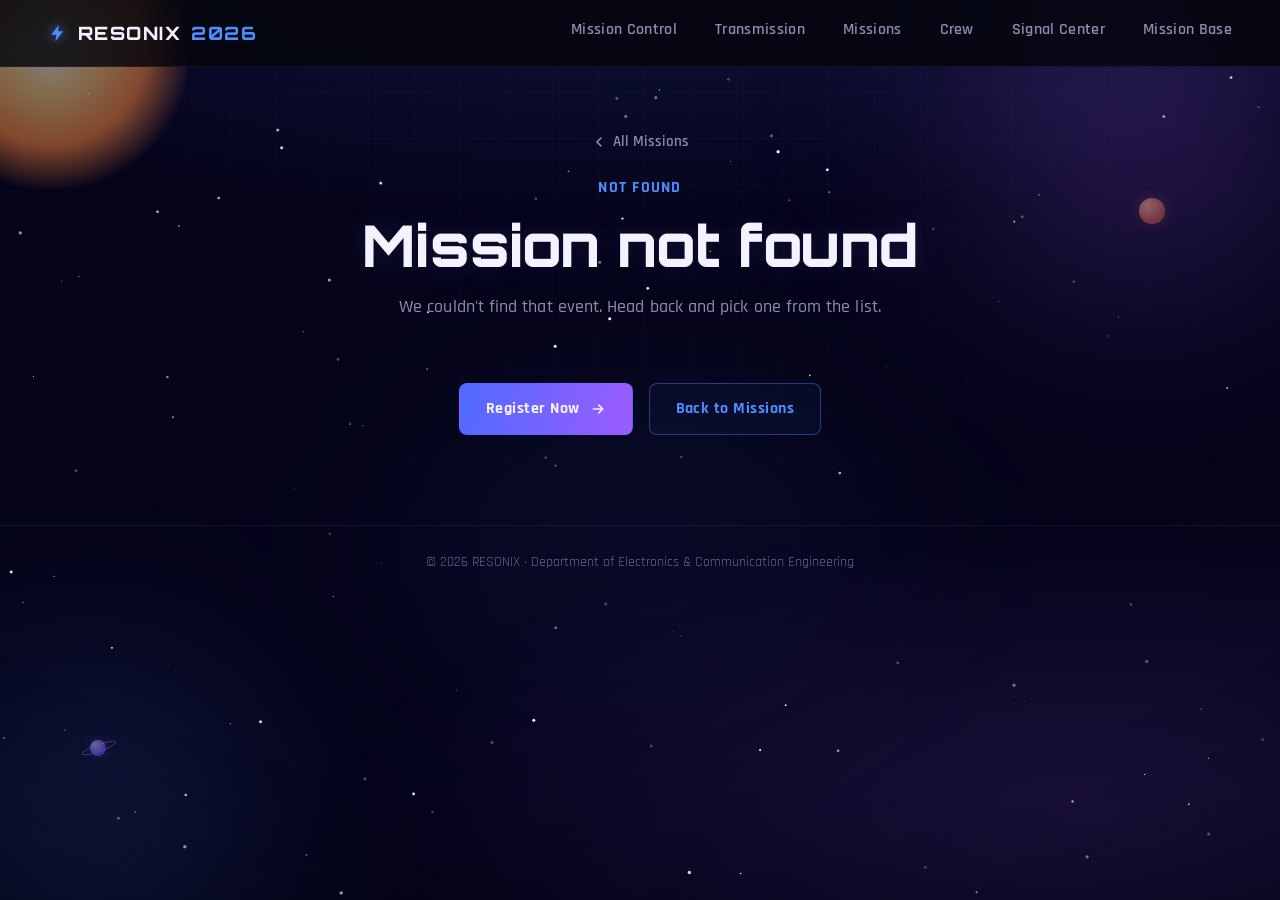
<file: brochure.html>
<!DOCTYPE html>
<html lang="en">
<head>
<meta charset="UTF-8">
<meta name="viewport" content="width=device-width, initial-scale=1.0, viewport-fit=cover">
<title>Event Brochure — RESONIX 2026</title>
<link rel="preconnect" href="https://fonts.googleapis.com">
<link rel="preconnect" href="https://fonts.gstatic.com" crossorigin>
<link href="https://fonts.googleapis.com/css2?family=Orbitron:wght@600;700;800;900&family=Rajdhani:wght@400;500;600;700&family=Share+Tech+Mono&display=swap" rel="stylesheet">
<style>
  :root{
    --bg: #05041a;
    --bg-soft: #0a0828;
    --surface: #0d0b2e;
    --surface-2: #131038;
    --border: rgba(160,140,255,0.18);
    --border-soft: rgba(160,140,255,0.09);
    --cyan: #4f8dff;
    --cyan-dim: #2f5fd9;
    --violet: #9b5bff;
    --blue: #4f6bff;
    --magenta: #ff8a3d;
    --white: #f4f2ff;
    --muted: #9089ad;
    --muted-2: #6a628f;
    --font-display: 'Orbitron', sans-serif;
    --font-body: 'Rajdhani', sans-serif;
    --font-mono: 'Share Tech Mono', monospace;
  }

  *{ box-sizing:border-box; margin:0; padding:0; }
  html{ scroll-behavior:smooth; }
  html, body{ max-width:100%; }

  body{
    background: var(--bg);
    color: var(--white);
    font-family: var(--font-body);
    font-size: 17px;
    line-height: 1.5;
    overflow-x:hidden;
    -webkit-tap-highlight-color: transparent;
  }

  a{ color:inherit; text-decoration:none; }
  button{ font-family:inherit; cursor:pointer; }
  img, svg{ max-width:100%; }
  ::selection{ background: var(--cyan); color:#04060b; }
  :focus-visible{ outline: 2px solid var(--cyan); outline-offset: 3px; }

  /* ---------- Cosmic background ---------- */
  .bg-grid{
    position:fixed; inset:0;
    background-image:
      linear-gradient(var(--border-soft) 1px, transparent 1px),
      linear-gradient(90deg, var(--border-soft) 1px, transparent 1px);
    background-size: 46px 46px;
    mask-image: radial-gradient(ellipse 90% 70% at 50% 0%, black 30%, transparent 100%);
    opacity:0.4;
    pointer-events:none;
    z-index:0;
  }

  #starfield{
    position:fixed; inset:0; z-index:0; pointer-events:none;
    width:100%; height:100%; display:block;
    background:
      radial-gradient(ellipse 120% 60% at 50% -10%, rgba(79,109,255,0.18), transparent 60%),
      radial-gradient(ellipse 90% 50% at 85% 90%, rgba(155,91,255,0.14), transparent 65%);
  }

  #vignette{
    position:fixed; inset:0; z-index:0; pointer-events:none;
    background: radial-gradient(ellipse 120% 90% at 50% 40%, transparent 55%, rgba(2,1,10,0.55) 100%);
  }

  .nebula{
    position:fixed; border-radius:50%; filter: blur(90px); pointer-events:none; z-index:0;
  }
  .nebula.n1{
    width:520px; height:520px; top:-140px; right:-120px;
    background: radial-gradient(circle, rgba(155,91,255,0.3), transparent 70%);
    animation: drift1 26s ease-in-out infinite;
  }
  .nebula.n2{
    width:460px; height:460px; bottom:-160px; left:-140px;
    background: radial-gradient(circle, rgba(79,141,255,0.24), transparent 70%);
    animation: drift2 32s ease-in-out infinite;
  }
  .nebula.n3{
    width:640px; height:420px; top:38%; left:50%; margin-left:-320px;
    border-radius:50%;
    background: radial-gradient(ellipse, rgba(79,141,255,0.09), transparent 72%);
    animation: drift3 40s ease-in-out infinite;
  }
  @keyframes drift1{ 0%,100%{ transform: translate(0,0); } 50%{ transform: translate(-30px, 40px); } }
  @keyframes drift2{ 0%,100%{ transform: translate(0,0); } 50%{ transform: translate(30px, -30px); } }
  @keyframes drift3{ 0%,100%{ transform: translate(0,0) scale(1); } 50%{ transform: translate(20px, -18px) scale(1.06); } }

  /* distant sun */
  #sunGlow{
    position:fixed; z-index:0; pointer-events:none;
    top:-90px; left:-90px; width:280px; height:280px; border-radius:50%;
    background: radial-gradient(circle, #fff6e0 0%, #ffd27a 22%, #ff8a3d 48%, transparent 72%);
    opacity:0.5; filter: blur(2px);
    animation: sunPulse 8s ease-in-out infinite;
  }
  @keyframes sunPulse{ 0%,100%{ opacity:0.45; } 50%{ opacity:0.62; } }

  /* small distant planets */
  .far-planet{
    position:fixed; z-index:0; pointer-events:none; border-radius:50%;
    opacity:0.55;
  }
  .far-planet.p1{
    width:26px; height:26px; top:22%; right:9%;
    background: radial-gradient(circle at 32% 28%, #ffb27a, #c9502f 70%);
    box-shadow: 0 0 14px rgba(255,138,61,0.35);
  }
  .far-planet.p2{
    width:16px; height:16px; bottom:16%; left:7%;
    background: radial-gradient(circle at 32% 28%, #cdb8ff, #6f3fff 70%);
    box-shadow: 0 0 12px rgba(155,91,255,0.4);
  }
  .far-planet.p2::after{
    content:''; position:absolute; left:-9px; top:50%; width:34px; height:6px;
    border:1px solid rgba(210,190,255,0.5); border-radius:50%;
    transform: translateY(-50%) rotate(-20deg);
  }

  /* shooting stars */
  .shooting-star{
    position:fixed; z-index:0; pointer-events:none;
    top:var(--sy, 10%); left:var(--sx, 15%);
    width:2px; height:2px; border-radius:50%;
    background: #fff;
    box-shadow: 0 0 6px 1px rgba(255,255,255,0.8);
    opacity:0;
    animation: shoot var(--sdur, 6s) linear infinite;
    animation-delay: var(--sdelay, 0s);
  }
  .shooting-star::before{
    content:''; position:absolute; top:50%; right:0;
    width:90px; height:1px; transform: translateY(-50%);
    background: linear-gradient(90deg, transparent, rgba(255,255,255,0.75));
  }
  @keyframes shoot{
    0%{ opacity:0; transform: translate(0,0); }
    2%{ opacity:1; }
    18%{ opacity:0; transform: translate(-260px, 200px); }
    100%{ opacity:0; transform: translate(-260px, 200px); }
  }

  /* drifting asteroid */
  .asteroid-track{
    position:fixed; z-index:0; pointer-events:none;
    top:60%; left:-90px; width:46px; height:46px;
    animation: asteroidDrift 52s linear infinite;
  }
  .asteroid-rotate{
    width:100%; height:100%; display:block;
    animation: asteroidSpin 12s linear infinite;
    filter: drop-shadow(0 0 6px rgba(0,0,0,0.4));
  }
  @keyframes asteroidDrift{
    0%{ transform: translate(0, 0); opacity:0; }
    5%{ opacity:0.9; }
    95%{ opacity:0.9; }
    100%{ transform: translate(calc(100vw + 180px), -170px); opacity:0; }
  }
  @keyframes asteroidSpin{
    from{ transform: rotate(0deg); }
    to{ transform: rotate(360deg); }
  }

  @media (max-width: 720px){
    .nebula.n1{ width:260px; height:260px; top:-70px; right:-70px; }
    .nebula.n2{ width:230px; height:230px; bottom:-80px; left:-80px; }
    .nebula.n3{ width:260px; height:200px; margin-left:-130px; }
    #sunGlow{ width:140px; height:140px; top:-45px; left:-45px; }
    .far-planet.p1{ width:16px; height:16px; }
    .far-planet.p2{ width:11px; height:11px; }
    .asteroid-track{ width:28px; height:28px; }
  }

  @media (max-width: 420px){
    .nebula.n1{ width:190px; height:190px; top:-50px; right:-50px; }
    .nebula.n2{ width:170px; height:170px; bottom:-60px; left:-60px; }
    .nebula.n3{ display:none; }
    #sunGlow{ width:110px; height:110px; opacity:0.38; }
    .far-planet.p1, .far-planet.p2{ opacity:0.4; }
  }

  @media (prefers-reduced-motion: reduce){
    .nebula{ animation:none !important; }
    .shooting-star{ display:none; }
    .asteroid-track, .asteroid-rotate{ animation:none !important; display:none; }
  }

  /* ---------- Scroll reveal ---------- */
  .reveal{
    opacity:0;
    transform: translateY(22px);
    transition: opacity .85s cubic-bezier(.16,.84,.44,1), transform .85s cubic-bezier(.16,.84,.44,1);
    will-change: opacity, transform;
  }
  .reveal.is-visible{ opacity:1; transform: translateY(0); }
  .reveal.d1{ transition-delay: .08s; }
  .reveal.d2{ transition-delay: .16s; }
  .reveal.d3{ transition-delay: .24s; }

  @media (prefers-reduced-motion: reduce){
    .reveal{ opacity:1 !important; transform:none !important; transition:none !important; }
  }

  /* ---------- Depth & polish ---------- */
  .rules-panel, .contacts-panel{
    transition: border-color .4s ease, box-shadow .4s ease;
  }

  body{
    -webkit-font-smoothing: antialiased;
    -moz-osx-font-smoothing: grayscale;
    text-rendering: optimizeLegibility;
  }
  h1.page-title{ letter-spacing:-0.005em; }
  .page-sub{ letter-spacing:0.004em; }

  /* ---------- Header / Nav (shared system) ---------- */
  header{
    position:sticky; top:0; z-index:100;
    display:flex; align-items:center; justify-content:space-between;
    padding: 18px 48px;
    background: rgba(4,6,11,0.82);
    backdrop-filter: blur(14px);
    border-bottom: 1px solid var(--border-soft);
  }

  .logo{
    font-family: var(--font-display); font-weight:800; font-size: 1.15rem; letter-spacing: 0.08em;
    display:flex; align-items:center; gap:10px; white-space:nowrap;
  }
  .logo .bolt{ width:20px; height:20px; color:var(--cyan); filter: drop-shadow(0 0 6px var(--cyan)); flex-shrink:0; }
  .logo-img{ height:32px; width:auto; display:block; filter: drop-shadow(0 0 8px rgba(155,91,255,0.45)); }
  .logo span.year{ color: var(--cyan); }


  nav.primary-nav{
    display:flex; gap:38px; font-weight:600; font-size:1.02rem; letter-spacing:0.02em;
    margin-left:auto;
  }
  nav.primary-nav a{ position:relative; color: var(--muted); padding-bottom:6px; transition: color .25s ease; }
  nav.primary-nav a:hover{ color: var(--white); }
  nav.primary-nav a.active{ color: var(--white); }
  nav.primary-nav a.active::after{
    content:''; position:absolute; left:0; right:0; bottom:-1px; height:2px;
    background: linear-gradient(90deg, var(--cyan), var(--violet));
    box-shadow: 0 0 8px var(--cyan);
  }

  .menu-toggle{
    display:none; background:none; border:none; color:var(--white);
    min-width:44px; min-height:44px; margin-left:14px;
    align-items:center; justify-content:center;
  }

  .btn{
    display:inline-flex; align-items:center; gap:10px;
    font-family: var(--font-body); font-weight:700; font-size:1rem; letter-spacing:0.03em;
    padding: 13px 26px; border-radius:8px; border:1px solid transparent;
    transition: transform .22s ease, box-shadow .3s ease, background .3s ease, border-color .25s ease;
    white-space:nowrap;
  }
  .btn svg{ width:16px; height:16px; transition: transform .25s ease; }
  .btn-primary{ background: linear-gradient(100deg, var(--blue), var(--violet)); color: var(--white); }
  .btn-primary:hover{ transform: translateY(-2px); box-shadow: 0 8px 28px -6px rgba(124,107,255,0.65), 0 0 0 1px rgba(255,255,255,0.08) inset; }
  .btn-primary:hover svg{ transform: translateX(3px); }
  .btn-primary:active{ transform: translateY(0px) scale(0.98); }
  .btn-outline{ background: rgba(79,141,255,0.05); color: var(--cyan); border-color: rgba(79,141,255,0.4); }
  .btn-outline:hover{ background: rgba(79,141,255,0.12); border-color: var(--cyan); box-shadow: 0 0 24px -6px rgba(79,141,255,0.55); transform: translateY(-2px); }
  .btn-outline:active{ transform: translateY(0px) scale(0.98); }

  /* ---------- Page hero ---------- */
  .page-hero{
    position:relative; z-index:1;
    max-width:1400px; margin:0 auto;
    padding: 64px 48px 8px;
    text-align:center;
  }
  .eyebrow{
    color: var(--cyan); font-weight:700; font-size:1rem; letter-spacing:0.08em; display:block; margin-bottom:14px;
  }
  h1.page-title{
    font-family: var(--font-display); font-weight:800;
    font-size: clamp(2.4rem, 5vw, 3.6rem); line-height:1.08;
    text-shadow: 0 0 30px rgba(120,150,255,0.15);
  }
  .page-title .accent{ color: var(--cyan); text-shadow: 0 0 18px rgba(79,141,255,0.4); }
  .page-sub{
    margin: 18px auto 0; max-width:56ch; color: var(--muted); font-size:1.12rem; font-weight:500;
  }

  /* ---------- Brochure ---------- */
  .brochure-hero{ position:relative; }
  .back-link{
    display:inline-flex; align-items:center; gap:6px;
    color: var(--muted); font-weight:600; font-size:0.92rem;
    margin-bottom:22px; transition: color .25s ease, gap .25s ease;
  }
  .back-link svg{ width:16px; height:16px; }
  .back-link:hover{ color: var(--cyan); gap:9px; }

  .brochure-section{
    max-width:760px; margin: 20px auto 0; padding: 0 48px 90px;
  }

  /* quick facts */
  .quick-facts{
    display:flex; flex-wrap:wrap; gap:12px; justify-content:center;
    margin-bottom:34px;
  }
  .quick-fact{
    display:flex; align-items:center; gap:8px;
    background: var(--surface);
    border:1px solid var(--border);
    border-radius:10px;
    padding: 10px 18px;
    font-size:0.9rem;
  }
  .quick-fact svg{ width:16px; height:16px; color: var(--cyan); flex-shrink:0; }
  .quick-fact span{ color: var(--muted); }
  .quick-fact strong{ color: var(--white); font-weight:600; }

  /* rules sections */
  .rules-panel{
    background: var(--surface);
    border:1px solid var(--border);
    border-radius:16px;
    padding: 30px 32px;
    margin-bottom:22px;
    box-shadow:
      0 1px 0 rgba(255,255,255,0.05) inset,
      0 18px 44px -28px rgba(0,0,0,0.9);
  }
  .rules-panel.warn{
    border-color: rgba(255,90,90,0.35);
    background: linear-gradient(160deg, var(--surface), rgba(255,60,60,0.05));
  }
  .rules-heading{
    display:flex; align-items:center; gap:14px; margin-bottom:18px;
  }
  .rules-heading h2{
    font-family: var(--font-display); font-weight:700; font-size:0.95rem;
    letter-spacing:0.1em; color: var(--white); white-space:nowrap;
  }
  .rules-panel.warn .rules-heading h2{ color:#ff8a8a; }
  .rules-heading .rule{
    flex:1 1 auto; height:1px;
    background: linear-gradient(90deg, var(--cyan), transparent);
  }
  .rules-panel.warn .rules-heading .rule{
    background: linear-gradient(90deg, #ff5a5a, transparent);
  }

  .rules-list{
    list-style:none; counter-reset: rulenum;
    display:flex; flex-direction:column; gap:14px;
  }
  .rules-list li{
    counter-increment: rulenum;
    display:flex; gap:12px;
    color: var(--muted); font-size:0.98rem; line-height:1.6;
  }
  .rules-list li::before{
    content: counter(rulenum);
    flex:0 0 auto;
    width:24px; height:24px; border-radius:50%;
    background: color-mix(in srgb, var(--cyan) 16%, transparent);
    color: var(--cyan);
    font-family: var(--font-display); font-weight:700; font-size:0.78rem;
    display:flex; align-items:center; justify-content:center;
    margin-top:1px;
  }
  .rules-panel.warn .rules-list li::before{
    background: rgba(255,90,90,0.16); color:#ff8a8a;
  }
  .rules-list li strong{ color: var(--white); }

  /* contacts */
  .contacts-panel{
    background: var(--surface);
    border:1px solid var(--border);
    border-radius:16px;
    padding: 30px 32px;
    margin-bottom:22px;
  }
  .contacts-list{
    display:grid; grid-template-columns: repeat(auto-fit, minmax(200px, 1fr));
    gap:14px;
  }
  .contact-item{
    display:flex; flex-direction:column; gap:2px;
    background: var(--surface-2);
    border:1px solid var(--border-soft);
    border-radius:10px;
    padding: 14px 16px;
  }
  .contact-item .contact-note{
    font-size:0.75rem; color: var(--muted-2); letter-spacing:0.06em; text-transform:uppercase;
  }
  .contact-item .contact-name{ color: var(--white); font-weight:600; font-size:0.98rem; }
  .contact-item a{ color: var(--cyan); font-size:0.9rem; transition: color .2s ease; }
  .contact-item a:hover{ color: var(--white); }

  .brochure-actions{
    display:flex; gap:16px; justify-content:center; margin-top:32px; flex-wrap:wrap;
  }

  footer.site-footer{
    text-align:center; padding: 26px 24px 40px;
    color: var(--muted-2); font-size:0.85rem;
    position:relative; z-index:1;
    border-top:1px solid var(--border-soft);
  }

  /* ===== Large tablets / small laptops ===== */
  @media (max-width: 1180px){
    header{ padding: 18px 32px; }
    .page-hero{ padding: 56px 32px 8px; }
    .brochure-section{ padding: 0 32px 80px; }
  }

  /* ===== Tablets ===== */
  @media (max-width: 1024px){
    nav.primary-nav{ gap:26px; }
  }

  @media (max-width: 860px){
    header{ padding: 16px 24px; }
    .page-hero{ padding: 44px 24px 4px; }
    .brochure-section{ padding: 0 24px 70px; }
  }

  /* ===== Mobile ===== */
  @media (max-width: 720px){
    .logo{ font-size:0.95rem; }
    .logo .bolt{ width:17px; height:17px; }
    .logo-img{ height:26px; }
    nav.primary-nav{
      position:absolute; top:100%; left:0; right:0; margin-left:0;
      background: rgba(4,6,11,0.98);
      backdrop-filter: blur(14px);
      border-bottom: 1px solid var(--border);
      flex-direction:column; align-items:stretch;
      padding: 0 max(20px, env(safe-area-inset-right)) 0 max(20px, env(safe-area-inset-left));
      gap:0; font-size:1.08rem;
      max-height:0; opacity:0; overflow:hidden; pointer-events:none;
      transition: max-height .35s ease, opacity .3s ease, padding .35s ease;
    }
    nav.primary-nav.open{ max-height:420px; opacity:1; pointer-events:auto; padding-top:14px; padding-bottom:18px; }
    nav.primary-nav a{ width:100%; padding:13px 0; border-bottom: 1px solid var(--border-soft); }
    nav.primary-nav a:last-child{ border-bottom:none; }
    .menu-toggle{ display:flex; }

    .page-hero{ padding: 32px 20px 4px; }
    h1.page-title{ font-size: clamp(2rem, 9vw, 2.6rem); }
    .page-sub{ font-size:1rem; }

    .brochure-section{ padding: 0 16px 56px; margin-top:16px; }
    .quick-facts{ gap:8px; margin-bottom:24px; }
    .quick-fact{ padding:9px 14px; font-size:0.85rem; }
    .rules-panel, .contacts-panel{ padding:22px 18px; }
    .rules-heading h2{ font-size:0.85rem; }
    .rules-list li{ font-size:0.92rem; }
    .contacts-list{ grid-template-columns: 1fr; }
    .brochure-actions{ flex-direction:column; }
    .brochure-actions .btn{ width:100%; justify-content:center; }
  }

  @media (prefers-reduced-motion: reduce){
    html{ scroll-behavior:auto; }
  }
</style>
</head>
<body>

<canvas id="starfield" aria-hidden="true"></canvas>
<div id="sunGlow" aria-hidden="true"></div>
<div class="far-planet p1" aria-hidden="true"></div>
<div class="far-planet p2" aria-hidden="true"></div>
<div class="nebula n1" aria-hidden="true"></div>
<div class="nebula n2" aria-hidden="true"></div>
<div class="nebula n3" aria-hidden="true"></div>
<div class="bg-grid" aria-hidden="true"></div>
<div id="vignette" aria-hidden="true"></div>

<div class="shooting-star" style="--sx:12%; --sy:8%; --sdur:7s; --sdelay:0s;" aria-hidden="true"></div>
<div class="shooting-star" style="--sx:65%; --sy:4%; --sdur:9s; --sdelay:3.5s;" aria-hidden="true"></div>
<div class="shooting-star" style="--sx:85%; --sy:22%; --sdur:11s; --sdelay:6s;" aria-hidden="true"></div>

<div class="asteroid-track" aria-hidden="true">
  <svg class="asteroid-rotate" viewBox="0 0 60 60">
    <defs>
      <radialGradient id="asteroidGradient" cx="35%" cy="30%" r="75%">
        <stop offset="0%" stop-color="#ab9a82"/>
        <stop offset="45%" stop-color="#6f5f4c"/>
        <stop offset="100%" stop-color="#2a2119"/>
      </radialGradient>
    </defs>
    <path d="M11,27 L17,11 L33,6 L48,13 L55,26 L49,42 L34,53 L18,47 L6,36 Z" fill="url(#asteroidGradient)" stroke="#1c1610" stroke-width="1"/>
    <circle cx="22" cy="22" r="4" fill="#3a3024" opacity="0.7"/>
    <circle cx="38" cy="18" r="2.6" fill="#3a3024" opacity="0.6"/>
    <circle cx="33" cy="35" r="5" fill="#241d15" opacity="0.6"/>
    <circle cx="18" cy="38" r="2.2" fill="#3a3024" opacity="0.5"/>
  </svg>
</div>

<header>
  <a class="logo" href="index.html">
    <svg class="bolt" viewBox="0 0 24 24" fill="currentColor"><path d="M13 2 4 14h6l-1 8 9-12h-6l1-8z"/></svg>
    RESONIX
    <span class="year">2026</span>
  </a>

  <nav class="primary-nav" id="primaryNav">
    <a href="index.html#mission-control">Mission Control</a>
    <a href="index.html#transmission">Transmission</a>
    <a href="Events.html">Missions</a>
    <a href="crew.html">Crew</a>
    <a href="https://veltech.edu.in/resonix/" target="_blank" rel="noopener">Signal Center</a>
    <a href="index.html#mission-base">Mission Base</a>
  </nav>

  <button class="menu-toggle" id="menuToggle" aria-label="Toggle menu" aria-expanded="false" aria-controls="primaryNav">
    <svg viewBox="0 0 24 24" width="26" height="26" fill="none" stroke="currentColor" stroke-width="2"><path d="M4 7h16M4 12h16M4 17h16"/></svg>
  </button>
</header>

<main>
  <section class="page-hero brochure-hero">
    <a href="Events.html" class="back-link reveal">
      <svg viewBox="0 0 24 24" fill="none" stroke="currentColor" stroke-width="2.4" stroke-linecap="round"><path d="M15 6l-6 6 6 6"/></svg>
      All Missions
    </a>
    <span class="eyebrow reveal" id="brochureTag">EVENT</span>
    <h1 class="page-title reveal d1" id="brochureName">Loading…</h1>
    <p class="page-sub reveal d2" id="brochureDesc"></p>
  </section>

  <section class="brochure-section reveal">
    <div class="quick-facts" id="quickFacts"></div>

    <div id="sectionsContainer"></div>

    <div class="contacts-panel" id="contactsPanel" hidden>
      <div class="rules-heading">
        <span class="rule"></span>
        <h2>CONTACT DETAILS</h2>
        <span class="rule"></span>
      </div>
      <div class="contacts-list" id="contactsList"></div>
    </div>

    <div class="brochure-actions">
      <a href="https://veltech.edu.in/resonix/" target="_blank" rel="noopener" class="btn btn-primary">
        Register Now
        <svg viewBox="0 0 24 24" fill="none" stroke="currentColor" stroke-width="2.4" stroke-linecap="round"><path d="M5 12h14M13 6l6 6-6 6"/></svg>
      </a>
      <a href="Events.html" class="btn btn-outline">Back to Missions</a>
    </div>
  </section>
</main>




<footer class="site-footer">
  &copy; 2026 RESONIX · Department of Electronics &amp; Communication Engineering
</footer>

<script>
  // Event data — keep this in sync with Events.html
  const BROCHURE_EVENTS = {
    idea: {
      day: 'DAY 1 · EVENT 01', name: 'Ideas Unveiled',
      desc: 'Present your technical papers and research ideas to a panel of judges and peers.',
      facts: [ ['Team', 'Individual or up to 4 members']],
      sections: [
        { heading: 'TEAM & REGISTRATION', items: [
          'Team size: Individual or team (allowed up to 4 members)',
          'Registration fees: ₹299 for both individual participants and each team',
          'Topics should be chosen in engineering domains',
          'Team name, participant details and abstract must be submitted in the registration itself.'
        ]},
        { heading: 'RULES', items: [
          'Abstract should contain 300 words',
          'PPT must be uploaded to the drive before entering the venue',
          'PPT should be prepared based on the guidelines',
          'Time limit: 8 mins (Presentation) + 2 mins (Q&A)',
          'Only registered students can present'
        ]},
        { heading: 'STRICTLY PROHIBITED', warn: true, items: [
          'False data / fake survey results — edited screenshots, fabricated accuracy, graphs or results not actually obtained from the experiment, project or survey',
          'Arguing with judges or using a mobile/laptop during the Q&A session',
          'Entry without a registration tag is not allowed',
          'No promotion of outside startups, products, etc. in the presentation',
          'On-spot team member changes, topic changes, or additional members are not allowed'
        ]},
      ],
      contacts: [
        { name: "Barathwaj S", phone: "6382028565" },
        { name: "Mohanapriya M", phone: "9092828332" },
        { name: "Kalaivani T", phone: "6383106013" },
        { name: "Indresh Raghav G", phone: "8438363942" },
      ],
    },
    treasure: {
      day: "DAY 1 · EVENT 02", name: "Treasure Hunt",
      desc: "Crack clues, race across campus and dig up the final prize before the other teams.",
      facts: [ ["Team", "3–5 members"] ],
      sections: [
        { heading: "RULES & REGULATIONS", items: [
          "Each team must consist of 3–5 members.",
          "Follow the clues in the given order and complete every challenge to proceed.",
          "QR codes may be scanned using mobile phones, but only for the designated game activities.",
          "Do not damage, move, or tamper with the event setup or hidden clues.",
          "The first team to complete all challenges and find the final treasure wins! 🏆🕸️"
        ]},
      ],
      contacts: [
        { name: "V Gayathri", phone: "9025818030", note: "4th Year" },
        { name: "R Prabha", phone: "7339169209", note: "4th Year" },
        { name: "A Lathikashri", phone: "8807861711", note: "3rd Year" },
        { name: "C Pradeep", phone: "6382342413", note: "2nd Year" },
      ],
    },
    quiz: {
      day: 'DAY 1 · EVENT 03', name: 'Tech Blitz',
      desc: 'A rapid-fire round testing your fundamentals across electronics and communication.',
      facts: [ ['Team', '3–4 members'] ],
      sections: [
        { heading: 'RULES & REGULATIONS', items: [
          'Each team can have 3–4 members; substitution of members is not allowed on the spot.',
          'The quiz will consist of rounds covering technical and engineering-related topics.',
          'Use of mobile phones, smart watches, internet, notes, or any unauthorized electronic devices is strictly prohibited.',
          'In case of a tie, a tie-breaker round will be conducted.',
          "The jury's decision will be final regarding answers and scoring."
        ]},
      ],
      contacts: [
        { name: 'Ramyalakshmi.G', phone: '8610671488' },
        { name: 'Santhiya.M', phone: '8072989928' },
        { name: 'Jagadeesh.B', phone: '6369127583' },
      ],
    },
    circuit: {
      day: 'DAY 1 · EVENT 04', name: 'Circuit Rumble',
      desc: 'Spot the fault, fix the circuit, beat the clock — for the sharpest hands-on minds.',
      facts: [ ['Team', '2 to 3 members'] ],
      sections: [
        { heading: 'RULES & REGULATIONS', items: [
          '2 rounds will be conducted: Moderate and Hard.',
          'Each team must consist of 2 to 3 participants.',
          'Use only the components and materials provided by the organizers.',
          'Complete each round within the specified time limit — no external assistance is allowed.',
          'For complete rules, round details & guidelines, please visit our official website.'
        ]},
      ],
      contacts: [
        { name: 'Gowri S', phone: '7338811473', note: '4th Year' },
        { name: 'Levejonathan', phone: '8754771064', note: '4th Year' },
        { name: 'Kowshik A', phone: '7904526846', note: '3rd Year' },
        { name: 'Sabarish', phone: '9840995582', note: '2nd Year' },
      ],
    },
    esports: {
      day: 'DAY 1 · EVENT 05', name: 'E-Football',
      desc: 'Squad up for a competitive gaming showdown — bring your best strategy and reflexes.',
      facts: [ ['Format', 'Solo · Knockout'] ],
      sections: [
        { heading: 'RULES & REGULATIONS', items: [
          'Duration of every match: 15 minutes.',
          'Players can choose their dream team with a collective strength of 3100.',
          'This is a knockout tournament.',
          'This is a solo event, and fixtures are prepared after registration.'
        ]},
      ],
      contacts: [
        { name: "Shangmuga Priyan", phone: "9363139169" },
        { name: "Krishna Prasanth", phone: "9080092056" },
      ],
    },
    groupdance: {
      day: "DAY 2 · EVENT 06", name: "Group Dance",
      desc: "Teams take the stage for a full choreography showdown — sync, energy and style.",
      facts: [ ["Team", "Up to 7 members"], ["Duration", "3–4 minutes"] ],
      sections: [
        { heading: "RULES & REGULATIONS", items: [
          "Team Up: Maximum of 7 members per team.",
          "Spotlight Moment: Keep it between 3 to 4 minutes.",
          "Round Structure: Step up once, stand out forever — one round, one performance.",
          "Music Submission: Teams are required to send their audio tracks to the official event email.",
          "Vulgar, offensive, or inappropriate gestures and lyrics are strictly prohibited."
        ]},
      ],
      contacts: [
        { name: "Priyanga S", phone: "7810055693", note: "4th Year · IV-B" },
        { name: "Ajay Adhithya G S", phone: "7305880840", note: "4th Year · IV-A" },
        { name: "Deekshitha K R", phone: "9080566376", note: "3rd Year · III-A" },
        { name: "Akash M S", phone: "9344114759", note: "2nd Year · II-A" },
      ],
    },
    battledance: {
      day: "DAY 2 · EVENT 07", name: "Battle Dance",
      desc: "One-on-one dance battles decided by crowd energy and pure stage presence.",
      facts: [ ["Format", "1 vs 1 · Knockout"], ["Fee", "₹149 per participant"] ],
      sections: [
        { heading: "PARTICIPANT & REGISTRATION", items: [
          "Participants must register before the registration deadline.",
          "Each participant will compete individually.",
          "Registration fee: ₹149 per person.",
          "Participant name and required details must be submitted during registration.",
          "Participants must be present at the event venue when their name/number is called."
        ]},
        { heading: "BATTLE RULES", items: [
          "The battle will be conducted in a 1 vs 1 format.",
          "Pairing will be decided through a random draw.",
          "Participants will compete against each other in different rounds.",
          "All dance styles are welcome, including Classical, Hip-Hop, Freestyle, Contemporary, Bollywood, Folk, Popping, Locking, Breaking, etc.",
          "Winners will advance to the next round.",
          "The battle will follow a knockout/elimination format.",
          "Music will be played by the event DJ.",
          "Music will be selected/controlled by the organizing team.",
          "Each participant will be given a fixed time to perform.",
          "The dance floor mat will be provided by the organizers.",
          "Judges' decisions will be based on the announced evaluation criteria.",
          "The judges' decision will be final.",
          "In case of a tie, an additional round will be conducted."
        ]},
        { heading: "EVALUATION CRITERIA", items: [
          "Creativity",
          "Dance technique",
          "Energy and performance",
          "Stage presence",
          "Freestyle skills",
          "Overall performance"
        ]},
        { heading: "STRICTLY PROHIBITED", warn: true, items: [
          "Any physical contact or intentional pushing of the opponent.",
          "Accessories or props that may cause injury to the participant or opponent are not permitted.",
          "Abusive or offensive gestures.",
          "Disrespectful behaviour towards participants, judges, or organizers.",
          "Arguments or misconduct with judges or event organizers."
        ]},
      ],
      contacts: [
        { name: "Dinesh Kumar P", phone: "9344690885" },
        { name: "Barkavi B U", phone: "8148280167" },
        { name: "Barath K", phone: "9514165856" },
        { name: "Sadhanamani", phone: "9363711883" },
      ],
    },
    dumbcharades: {
      day: 'DAY 2 · EVENT 08', name: 'Kollywood Kraft',
      desc: 'Act it out, no words allowed — a fast, funny guessing round between teams.',
      facts: [ ['Team', '4–5 members'], ['Format', '3 elimination rounds'] ],
      sections: [
        { heading: 'GAME INSTRUCTIONS', items: [
          'Team Formation: Each team must consist of 4–5 members.',
          'Three Elimination Rounds: The game has three rounds, each an elimination round — teams must qualify in each round to proceed.',
          'Round 1 – Movie Identification: Movie scenes/clips will be displayed, and teams must identify the movie within the given time limit.',
          'Round 2 – Movie Charades: One member is given a movie name secretly and must enact it without speaking; the rest of the team must identify it within the allotted time.',
          'Round 3 – Surprise Round: Tests overall Kollywood knowledge — actors, actresses, directors, music, songs, movies and more.',
          "Time & Answers: Each question/task must be completed within the announced time limit — late answers won't be considered.",
          "Elimination & Decision: Teams with the lowest scores in each round are eliminated. The organizers' decision on scoring, answers, and elimination is final and binding."
        ]},
      ],
      contacts: [
        { name: "Balaji M", phone: "9566106271" },
        { name: "Mounika G S", phone: "8220569950" },
        { name: "Shyam Sundar", phone: "9003062337" },
        { name: "Harish Sriram", phone: "9677438757" },
      ],
    },
    fitness: {
      day: "DAY 2 · EVENT 09", name: "Men's Physique Competition",
      desc: "Step on stage and show off your conditioning, symmetry and stage presence in front of the judges.",
      facts: [ ["Entry", "Individual registration"] ],
      sections: [
        { heading: "RULES & REGULATIONS", items: [
          "The competition will be conducted in multiple rounds, as decided by the organizers.",
          "Participants must register individually for the competition.",
          "Participants are allowed to wear any suitable physique competition shorts. There are no restrictions on the brand, colour, or design, provided the shorts are appropriate for the competition.",
          "Tanning is compulsory for all participants. Participants must ensure their tanning is completed before the competition.",
          "Participants must be prepared to perform physique poses as instructed by the judges.",
          "Judging will be based on overall physique presentation, muscularity, symmetry, conditioning, stage presence, and posing.",
          "Participants must maintain proper hygiene, grooming, discipline, and sportsmanship throughout the competition.",
          "All participants must report to the venue on time and follow the instructions provided by the event organizers.",
          "Any misconduct or failure to follow the competition guidelines may result in disqualification.",
          "Judges' decisions will be final and binding."
        ]},
      ],
      contacts: [
        { name: "S. Sibivasan", phone: "9345374259", note: "Event Lead · 4th Year" },
        { name: "M. Sanjay", phone: "8015551432", note: "Event Lead · 4th Year" },
        { name: "Gunal", phone: "8925109566", note: "Co-Coordinator" },
        { name: "Jayasuriya K", phone: "8438798919", note: "Co-Coordinator" },
      ],
    },
    freefire: {
      day: "DAY 2 · EVENT 10", name: "Free Fire",
      desc: "Drop in, squad up and dominate the battlefield in an intense Clash Squad showdown.",
      facts: [ ["Team", "4 players per squad"], ["Fee", "₹249 per squad"] ],
      sections: [
        { heading: "TEAM & REGISTRATION", items: [
          "Team & Registration: Each squad must have 4 players. Registration fee is ₹249 per squad.",
          "Player Eligibility: Each player can register for only one squad and must use their registered in-game ID.",
          "Match Timing: Players must join before the announced deadline. No restart will be given for late joining.",
          "Player Presence: All participating players must remain with their team and visible to the organizers during the match.",
          "No rules match will be conducted"
        ]},
        { heading: "MATCH RULES", items: [
          "All matches will be played through Custom Room.",
          "Room ID and password will be provided by the organizers.",
          "Players must join the room before the announced deadline.",
          "Once the match starts, late players cannot demand a restart.",
          "Players must use their registered in-game ID/name."
        ]},
        { heading: "STRICTLY PROHIBITED", warn: true, items: [
          "Hacks",
          "Mod APKs",
          "Scripts",
          "Config modifications giving unfair advantages",
          "Third-party cheating software",
          "Exploits/glitches that provide an unfair advantage",
          "Teaming with another squad",
          "Account sharing during the tournament",
          "Impersonating another registered player"
        ]},
      ],
      contacts: [
        { name: "Vishnu Sanjay R", phone: "8870752507" },
        { name: "Thejash R", phone: "9704487043" },
      ],
    },
    ipl: {
      day: "DAY 2 · EVENT 11", name: "IPL Auction",
      desc: "Build your dream squad in a mock-auction of strategy, budgets and bold bidding calls.",
      facts: [ ["Team", "4–5 members"], ["Rounds", "Quiz + Main Auction"] ],
      sections: [
        { heading: "RULES & REGULATIONS", items: [
          "A team can have a maximum of 4–5 participants.",
          "The IPL Auction event consists of two rounds: the Quiz Round and the Main Auction Round.",
          "Player prices are determined based on their performance across all formats over the last three years."
        ]},
        { heading: "THE TWO ROUNDS", items: [
          "Quiz Round – The quiz determines the order in which teams can choose their preferred IPL franchise.",
          "Main Auction Round – Teams bid for players using a fixed virtual purse."
        ]},
      ],
      contacts: [
        { name: "Vignesh.K S", phone: "8056181793" },
        { name: "Yuvaraj.D", phone: "9345460509" },
        { name: "Jashwanth R.S", phone: "9092383062" },
        { name: "Dharani.E", phone: "8778739976" },
      ],
    },
  };

  // Load the event from the URL (?event=idea) and render its facts,
  // rules & regulations, and contact details as text.
  (function loadBrochure(){
    const params = new URLSearchParams(window.location.search);
    const id = params.get('event');
    const data = BROCHURE_EVENTS[id];

    const tagEl = document.getElementById('brochureTag');
    const nameEl = document.getElementById('brochureName');
    const descEl = document.getElementById('brochureDesc');
    const factsEl = document.getElementById('quickFacts');
    const sectionsEl = document.getElementById('sectionsContainer');
    const contactsPanel = document.getElementById('contactsPanel');
    const contactsList = document.getElementById('contactsList');

    if(!data){
      tagEl.textContent = 'NOT FOUND';
      nameEl.textContent = 'Mission not found';
      descEl.textContent = "We couldn't find that event. Head back and pick one from the list.";
      return;
    }

    tagEl.textContent = data.day;
    nameEl.textContent = data.name;
    descEl.textContent = data.desc;
    document.title = data.name + ' — RESONIX 2026';

    // quick facts
    (data.facts || []).forEach(([label, value]) => {
      const chip = document.createElement('div');
      chip.className = 'quick-fact';
      chip.innerHTML = '<svg viewBox="0 0 24 24" fill="none" stroke="currentColor" stroke-width="2"><circle cx="12" cy="12" r="9"/><path d="M12 8v4l3 2"/></svg><span>' + label + ': </span><strong></strong>';
      chip.querySelector('strong').textContent = value;
      factsEl.appendChild(chip);
    });

    // rules sections
    (data.sections || []).forEach(section => {
      const panel = document.createElement('div');
      panel.className = 'rules-panel' + (section.warn ? ' warn' : '');

      const heading = document.createElement('div');
      heading.className = 'rules-heading';
      heading.innerHTML = '<span class="rule"></span><h2></h2><span class="rule"></span>';
      heading.querySelector('h2').textContent = section.heading;
      panel.appendChild(heading);

      const list = document.createElement('ol');
      list.className = 'rules-list';
      section.items.forEach(item => {
        const li = document.createElement('li');
        li.textContent = item;
        list.appendChild(li);
      });
      panel.appendChild(list);

      sectionsEl.appendChild(panel);
    });

    // contacts
    if(data.contacts && data.contacts.length){
      contactsPanel.hidden = false;
      data.contacts.forEach(c => {
        const item = document.createElement('div');
        item.className = 'contact-item';
        item.innerHTML =
          (c.note ? '<span class="contact-note"></span>' : '') +
          '<span class="contact-name"></span>' +
          '<a></a>';
        if(c.note) item.querySelector('.contact-note').textContent = c.note;
        item.querySelector('.contact-name').textContent = c.name;
        const link = item.querySelector('a');
        link.href = 'tel:+91' + c.phone;
        link.textContent = c.phone;
        contactsList.appendChild(item);
      });
    }
  })();

  // Starfield canvas
  (function starfield(){
    const canvas = document.getElementById('starfield');
    const ctx = canvas.getContext('2d');
    const reduceMotion = window.matchMedia('(prefers-reduced-motion: reduce)').matches;
    let stars = [];

    function resize(){
      canvas.width = window.innerWidth;
      canvas.height = window.innerHeight;
      const count = Math.floor((canvas.width * canvas.height) / 9000);
      stars = Array.from({length: count}, () => ({
        x: Math.random() * canvas.width,
        y: Math.random() * canvas.height,
        r: Math.random() * 1.4 + 0.3,
        phase: Math.random() * Math.PI * 2,
        speed: 0.5 + Math.random() * 1.2
      }));
    }
    resize();
    window.addEventListener('resize', resize);

    function draw(t){
      ctx.clearRect(0, 0, canvas.width, canvas.height);
      stars.forEach(s => {
        const twinkle = reduceMotion ? 0.8 : 0.5 + 0.5 * Math.sin(t/1000 * s.speed + s.phase);
        ctx.globalAlpha = 0.25 + twinkle * 0.75;
        ctx.fillStyle = '#eef1ff';
        ctx.beginPath();
        ctx.arc(s.x, s.y, s.r, 0, Math.PI * 2);
        ctx.fill();
      });
      ctx.globalAlpha = 1;
      if(!reduceMotion) requestAnimationFrame(draw);
    }
    requestAnimationFrame(draw);
  })();

  // Scroll reveal
  (function reveal(){
    const targets = document.querySelectorAll('.reveal');
    if(!targets.length) return;
    if(!('IntersectionObserver' in window)){
      targets.forEach(t => t.classList.add('is-visible'));
      return;
    }
    const io = new IntersectionObserver((entries) => {
      entries.forEach(entry => {
        if(entry.isIntersecting){
          entry.target.classList.add('is-visible');
          io.unobserve(entry.target);
        }
      });
    }, { threshold: 0.12, rootMargin: '0px 0px -40px 0px' });
    targets.forEach(t => io.observe(t));
  })();

  // Mobile dropdown menu
  const menuToggle = document.getElementById('menuToggle');
  const primaryNav = document.getElementById('primaryNav');
  menuToggle.addEventListener('click', () => {
    const open = primaryNav.classList.toggle('open');
    menuToggle.setAttribute('aria-expanded', open);
  });
  primaryNav.querySelectorAll('a').forEach(a => a.addEventListener('click', () => {
    primaryNav.classList.remove('open');
    menuToggle.setAttribute('aria-expanded', false);
  }));

</script>

</body>
</html>
</file>
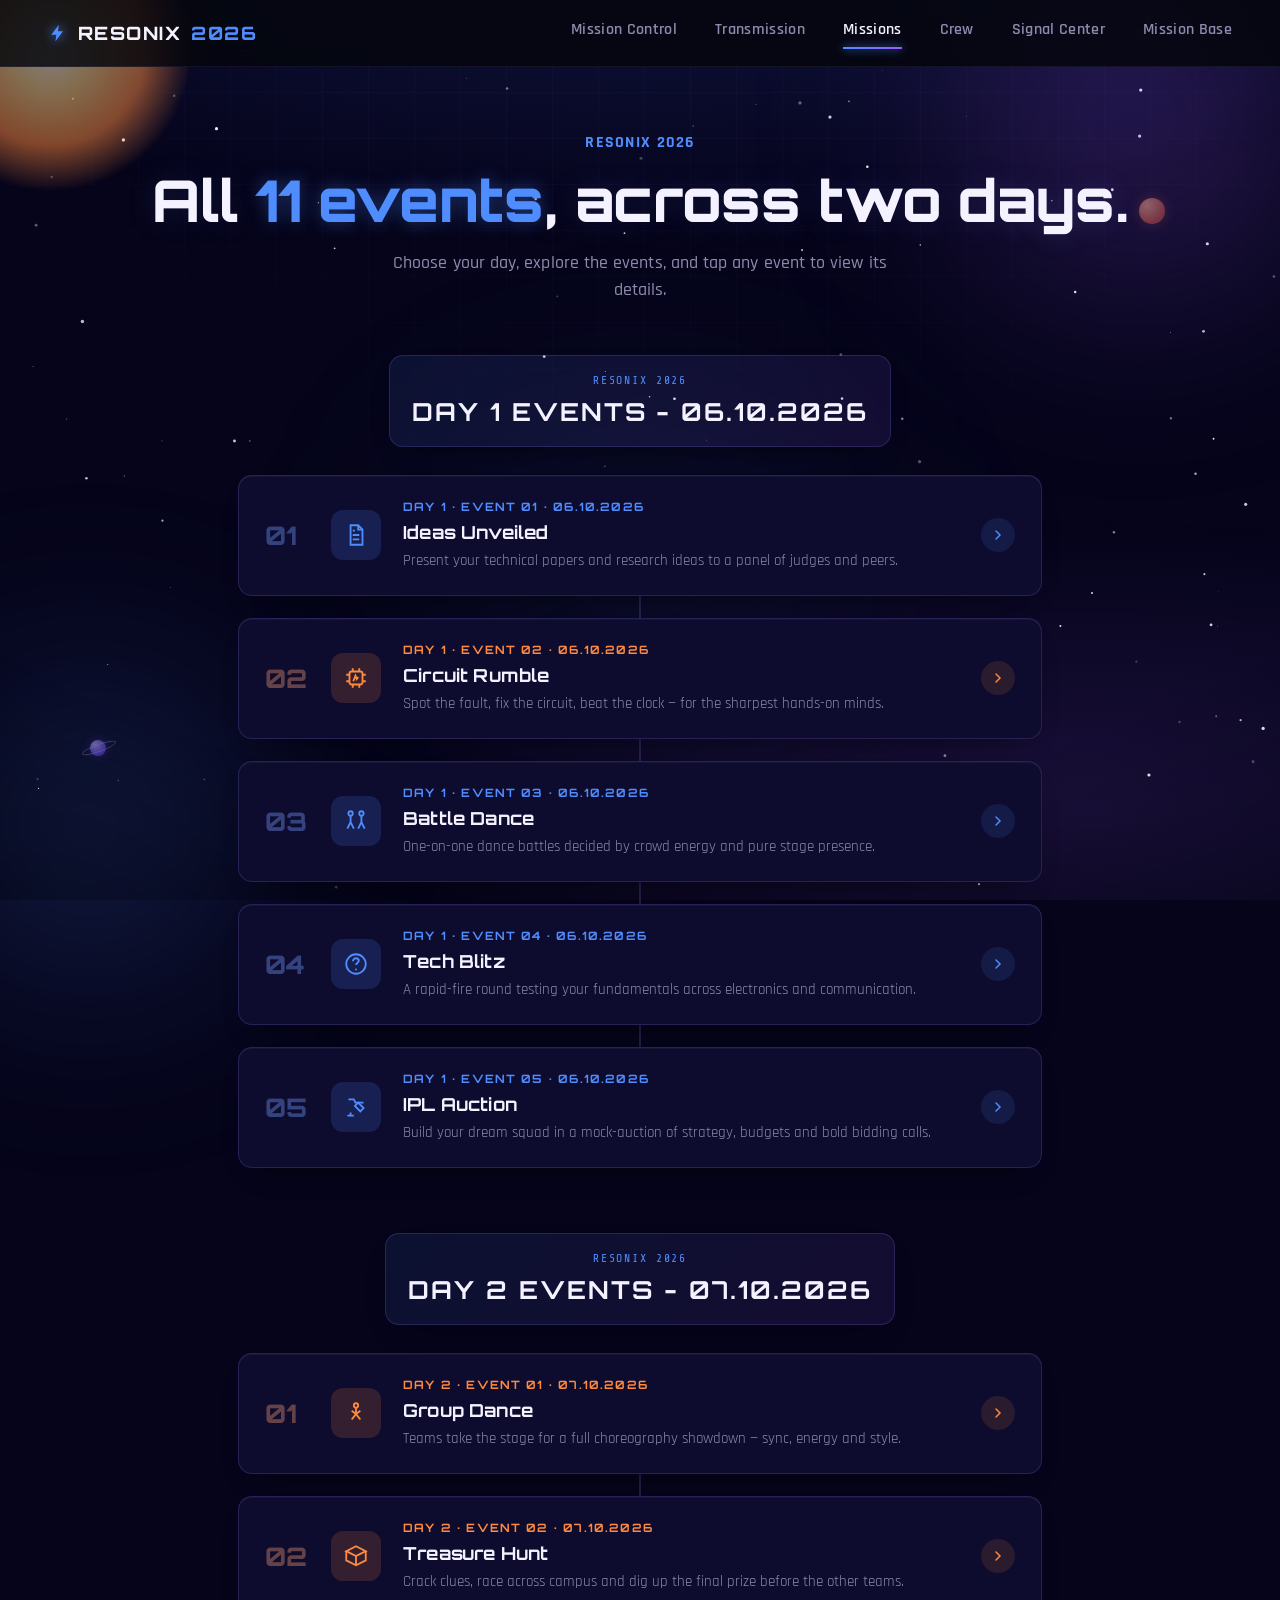
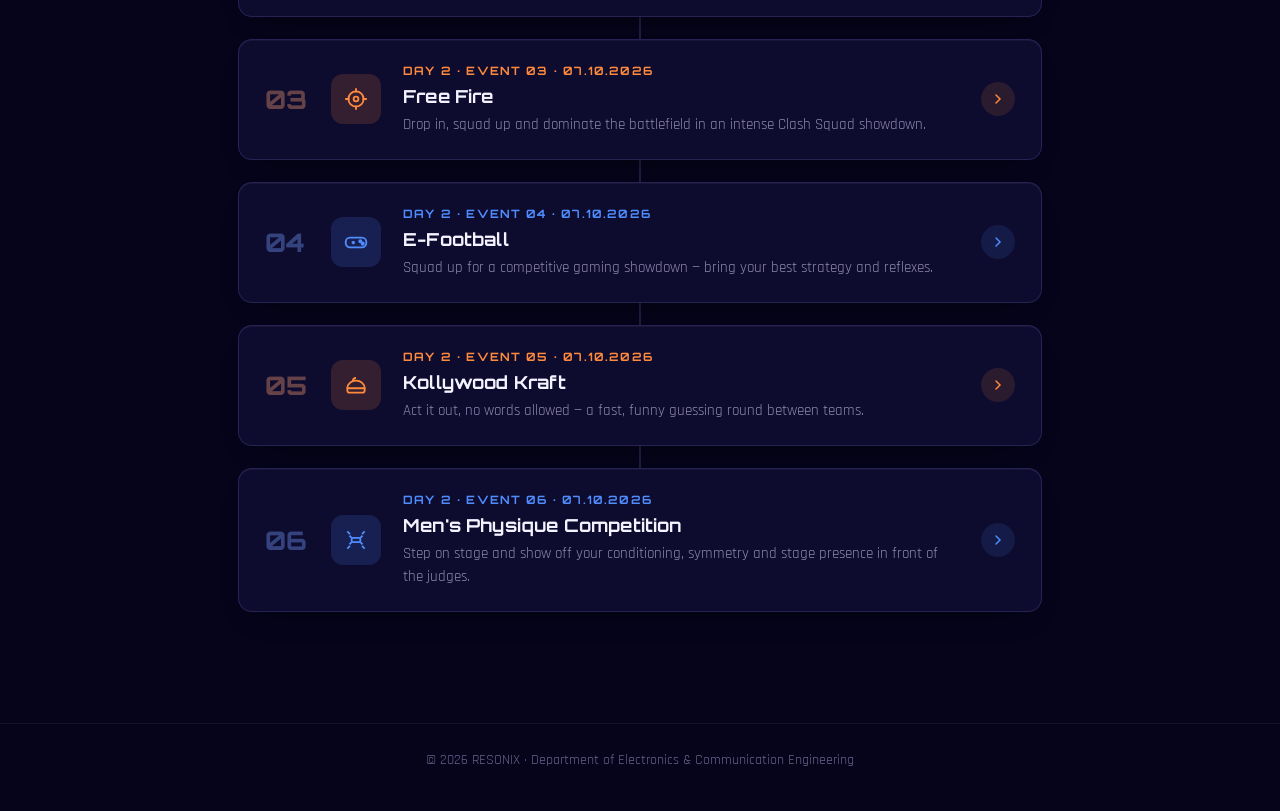
<file: Events.html>
<!DOCTYPE html>
<html lang="en">
<head>
<meta charset="UTF-8">
<meta name="viewport" content="width=device-width, initial-scale=1.0, viewport-fit=cover">
<title>All Missions — RESONIX 2026</title>
<link rel="preconnect" href="https://fonts.googleapis.com">
<link rel="preconnect" href="https://fonts.gstatic.com" crossorigin>
<link href="https://fonts.googleapis.com/css2?family=Orbitron:wght@600;700;800;900&family=Rajdhani:wght@400;500;600;700&family=Share+Tech+Mono&display=swap" rel="stylesheet">
<style>
  :root{
    --bg: #05041a;
    --bg-soft: #0a0828;
    --surface: #0d0b2e;
    --surface-2: #131038;
    --border: rgba(160,140,255,0.18);
    --border-soft: rgba(160,140,255,0.09);
    --cyan: #4f8dff;
    --cyan-dim: #2f5fd9;
    --violet: #9b5bff;
    --blue: #4f6bff;
    --magenta: #ff8a3d;
    --white: #f4f2ff;
    --muted: #9089ad;
    --muted-2: #6a628f;
    --font-display: 'Orbitron', sans-serif;
    --font-body: 'Rajdhani', sans-serif;
    --font-mono: 'Share Tech Mono', monospace;
  }

  *{ box-sizing:border-box; margin:0; padding:0; }
  html{ scroll-behavior:smooth; }
  html, body{ max-width:100%; }

  body{
    background: var(--bg);
    color: var(--white);
    font-family: var(--font-body);
    font-size: 17px;
    line-height: 1.5;
    overflow-x:hidden;
    -webkit-tap-highlight-color: transparent;
  }

  a{ color:inherit; text-decoration:none; }
  button{ font-family:inherit; cursor:pointer; }
  img, svg{ max-width:100%; }
  ::selection{ background: var(--cyan); color:#04060b; }
  :focus-visible{ outline: 2px solid var(--cyan); outline-offset: 3px; }

  /* ---------- Cosmic background ---------- */
  .bg-grid{
    position:fixed; inset:0;
    background-image:
      linear-gradient(var(--border-soft) 1px, transparent 1px),
      linear-gradient(90deg, var(--border-soft) 1px, transparent 1px);
    background-size: 46px 46px;
    mask-image: radial-gradient(ellipse 90% 70% at 50% 0%, black 30%, transparent 100%);
    opacity:0.4;
    pointer-events:none;
    z-index:0;
  }

  #starfield{
    position:fixed; inset:0; z-index:0; pointer-events:none;
    width:100%; height:100%; display:block;
    background:
      radial-gradient(ellipse 120% 60% at 50% -10%, rgba(79,109,255,0.18), transparent 60%),
      radial-gradient(ellipse 90% 50% at 85% 90%, rgba(155,91,255,0.14), transparent 65%);
  }

  #vignette{
    position:fixed; inset:0; z-index:0; pointer-events:none;
    background: radial-gradient(ellipse 120% 90% at 50% 40%, transparent 55%, rgba(2,1,10,0.55) 100%);
  }

  .nebula{
    position:fixed; border-radius:50%; filter: blur(90px); pointer-events:none; z-index:0;
  }
  .nebula.n1{
    width:520px; height:520px; top:-140px; right:-120px;
    background: radial-gradient(circle, rgba(155,91,255,0.3), transparent 70%);
    animation: drift1 26s ease-in-out infinite;
  }
  .nebula.n2{
    width:460px; height:460px; bottom:-160px; left:-140px;
    background: radial-gradient(circle, rgba(79,141,255,0.24), transparent 70%);
    animation: drift2 32s ease-in-out infinite;
  }
  .nebula.n3{
    width:640px; height:420px; top:38%; left:50%; margin-left:-320px;
    border-radius:50%;
    background: radial-gradient(ellipse, rgba(79,141,255,0.09), transparent 72%);
    animation: drift3 40s ease-in-out infinite;
  }
  @keyframes drift1{ 0%,100%{ transform: translate(0,0); } 50%{ transform: translate(-30px, 40px); } }
  @keyframes drift2{ 0%,100%{ transform: translate(0,0); } 50%{ transform: translate(30px, -30px); } }
  @keyframes drift3{ 0%,100%{ transform: translate(0,0) scale(1); } 50%{ transform: translate(20px, -18px) scale(1.06); } }

  /* distant sun */
  #sunGlow{
    position:fixed; z-index:0; pointer-events:none;
    top:-90px; left:-90px; width:280px; height:280px; border-radius:50%;
    background: radial-gradient(circle, #fff6e0 0%, #ffd27a 22%, #ff8a3d 48%, transparent 72%);
    opacity:0.5; filter: blur(2px);
    animation: sunPulse 8s ease-in-out infinite;
  }
  @keyframes sunPulse{ 0%,100%{ opacity:0.45; } 50%{ opacity:0.62; } }

  /* small distant planets */
  .far-planet{
    position:fixed; z-index:0; pointer-events:none; border-radius:50%;
    opacity:0.55;
  }
  .far-planet.p1{
    width:26px; height:26px; top:22%; right:9%;
    background: radial-gradient(circle at 32% 28%, #ffb27a, #c9502f 70%);
    box-shadow: 0 0 14px rgba(255,138,61,0.35);
  }
  .far-planet.p2{
    width:16px; height:16px; bottom:16%; left:7%;
    background: radial-gradient(circle at 32% 28%, #cdb8ff, #6f3fff 70%);
    box-shadow: 0 0 12px rgba(155,91,255,0.4);
  }
  .far-planet.p2::after{
    content:''; position:absolute; left:-9px; top:50%; width:34px; height:6px;
    border:1px solid rgba(210,190,255,0.5); border-radius:50%;
    transform: translateY(-50%) rotate(-20deg);
  }

  /* shooting stars */
  .shooting-star{
    position:fixed; z-index:0; pointer-events:none;
    top:var(--sy, 10%); left:var(--sx, 15%);
    width:2px; height:2px; border-radius:50%;
    background: #fff;
    box-shadow: 0 0 6px 1px rgba(255,255,255,0.8);
    opacity:0;
    animation: shoot var(--sdur, 6s) linear infinite;
    animation-delay: var(--sdelay, 0s);
  }
  .shooting-star::before{
    content:''; position:absolute; top:50%; right:0;
    width:90px; height:1px; transform: translateY(-50%);
    background: linear-gradient(90deg, transparent, rgba(255,255,255,0.75));
  }
  @keyframes shoot{
    0%{ opacity:0; transform: translate(0,0); }
    2%{ opacity:1; }
    18%{ opacity:0; transform: translate(-260px, 200px); }
    100%{ opacity:0; transform: translate(-260px, 200px); }
  }

  /* drifting asteroid */
  .asteroid-track{
    position:fixed; z-index:0; pointer-events:none;
    top:60%; left:-90px; width:46px; height:46px;
    animation: asteroidDrift 52s linear infinite;
  }
  .asteroid-rotate{
    width:100%; height:100%; display:block;
    animation: asteroidSpin 12s linear infinite;
    filter: drop-shadow(0 0 6px rgba(0,0,0,0.4));
  }
  @keyframes asteroidDrift{
    0%{ transform: translate(0, 0); opacity:0; }
    5%{ opacity:0.9; }
    95%{ opacity:0.9; }
    100%{ transform: translate(calc(100vw + 180px), -170px); opacity:0; }
  }
  @keyframes asteroidSpin{
    from{ transform: rotate(0deg); }
    to{ transform: rotate(360deg); }
  }

  @media (max-width: 720px){
    .nebula.n1{ width:260px; height:260px; top:-70px; right:-70px; }
    .nebula.n2{ width:230px; height:230px; bottom:-80px; left:-80px; }
    .nebula.n3{ width:260px; height:200px; margin-left:-130px; }
    #sunGlow{ width:140px; height:140px; top:-45px; left:-45px; }
    .far-planet.p1{ width:16px; height:16px; }
    .far-planet.p2{ width:11px; height:11px; }
    .asteroid-track{ width:28px; height:28px; }
  }

  @media (max-width: 420px){
    .nebula.n1{ width:190px; height:190px; top:-50px; right:-50px; }
    .nebula.n2{ width:170px; height:170px; bottom:-60px; left:-60px; }
    .nebula.n3{ display:none; }
    #sunGlow{ width:110px; height:110px; opacity:0.38; }
    .far-planet.p1, .far-planet.p2{ opacity:0.4; }
  }

  @media (prefers-reduced-motion: reduce){
    .nebula{ animation:none !important; }
    .shooting-star{ display:none; }
    .asteroid-track, .asteroid-rotate{ animation:none !important; display:none; }
  }

  /* ---------- Scroll reveal ---------- */
  .reveal{
    opacity:0;
    transform: translateY(22px);
    transition: opacity .85s cubic-bezier(.16,.84,.44,1), transform .85s cubic-bezier(.16,.84,.44,1);
    will-change: opacity, transform;
  }
  .reveal.is-visible{ opacity:1; transform: translateY(0); }
  .reveal.d1{ transition-delay: .08s; }
  .reveal.d2{ transition-delay: .16s; }
  .reveal.d3{ transition-delay: .24s; }

  @media (prefers-reduced-motion: reduce){
    .reveal{ opacity:1 !important; transform:none !important; transition:none !important; }
  }

  body{
    -webkit-font-smoothing: antialiased;
    -moz-osx-font-smoothing: grayscale;
    text-rendering: optimizeLegibility;
  }
  h1.page-title{ letter-spacing:-0.005em; }
  .page-sub{ letter-spacing:0.004em; }

  /* ---------- Header / Nav (shared system) ---------- */
  header{
    position:sticky; top:0; z-index:100;
    display:flex; align-items:center; justify-content:space-between;
    padding: 18px 48px;
    background: rgba(4,6,11,0.82);
    backdrop-filter: blur(14px);
    border-bottom: 1px solid var(--border-soft);
  }

  .logo{
    font-family: var(--font-display); font-weight:800; font-size: 1.15rem; letter-spacing: 0.08em;
    display:flex; align-items:center; gap:10px; white-space:nowrap;
  }
  .logo .bolt{ width:20px; height:20px; color:var(--cyan); filter: drop-shadow(0 0 6px var(--cyan)); flex-shrink:0; }
  .logo-img{ height:32px; width:auto; display:block; filter: drop-shadow(0 0 8px rgba(155,91,255,0.45)); }
  .logo span.year{ color: var(--cyan); }


  nav.primary-nav{
    display:flex; gap:38px; font-weight:600; font-size:1.02rem; letter-spacing:0.02em;
    margin-left:auto;
  }
  nav.primary-nav a{ position:relative; color: var(--muted); padding-bottom:6px; transition: color .25s ease; }
  nav.primary-nav a:hover{ color: var(--white); }
  nav.primary-nav a.active{ color: var(--white); }
  nav.primary-nav a.active::after{
    content:''; position:absolute; left:0; right:0; bottom:-1px; height:2px;
    background: linear-gradient(90deg, var(--cyan), var(--violet));
    box-shadow: 0 0 8px var(--cyan);
  }

  .menu-toggle{
    display:none; background:none; border:none; color:var(--white);
    min-width:44px; min-height:44px; margin-left:14px;
    align-items:center; justify-content:center;
  }

  .btn{
    display:inline-flex; align-items:center; gap:10px;
    font-family: var(--font-body); font-weight:700; font-size:1rem; letter-spacing:0.03em;
    padding: 13px 26px; border-radius:8px; border:1px solid transparent;
    transition: transform .22s ease, box-shadow .3s ease, background .3s ease, border-color .25s ease;
    white-space:nowrap;
  }
  .btn svg{ width:16px; height:16px; transition: transform .25s ease; }
  .btn-primary{ background: linear-gradient(100deg, var(--blue), var(--violet)); color: var(--white); }
  .btn-primary:hover{ transform: translateY(-2px); box-shadow: 0 8px 28px -6px rgba(124,107,255,0.65), 0 0 0 1px rgba(255,255,255,0.08) inset; }
  .btn-primary:hover svg{ transform: translateX(3px); }
  .btn-primary:active{ transform: translateY(0px) scale(0.98); }
  .btn-outline{ background: rgba(79,141,255,0.05); color: var(--cyan); border-color: rgba(79,141,255,0.4); }
  .btn-outline:hover{ background: rgba(79,141,255,0.12); border-color: var(--cyan); box-shadow: 0 0 24px -6px rgba(79,141,255,0.55); transform: translateY(-2px); }
  .btn-outline:active{ transform: translateY(0px) scale(0.98); }

  /* ---------- Page hero ---------- */
  .page-hero{
    position:relative; z-index:1;
    max-width:1400px; margin:0 auto;
    padding: 64px 48px 8px;
    text-align:center;
  }
  .eyebrow{
    color: var(--cyan); font-weight:700; font-size:1rem; letter-spacing:0.08em; display:block; margin-bottom:14px;
  }
  h1.page-title{
    font-family: var(--font-display); font-weight:800;
    font-size: clamp(2.4rem, 5vw, 3.6rem); line-height:1.08;
    text-shadow: 0 0 30px rgba(120,150,255,0.15);
  }
  .page-title .accent{ color: var(--cyan); text-shadow: 0 0 18px rgba(79,141,255,0.4); }
  .page-sub{
    margin: 18px auto 0; max-width:56ch; color: var(--muted); font-size:1.12rem; font-weight:500;
  }

  /* ---------- Event sequence ---------- */
  .event-sequence{
    position:relative; z-index:1;
    max-width:900px; margin: 44px auto 0; padding: 0 48px 90px;
  }

  .sequence-line{
    position:absolute; left:50%; top:0; bottom:60px;
    width:2px; margin-left:-1px;
    background: linear-gradient(180deg, transparent, var(--border) 6%, var(--border) 94%, transparent);
    z-index:0;
  }

  .event-row{
    position:relative; z-index:1;
    display:flex; align-items:center; gap:22px;
    background: var(--surface);
    border:1px solid var(--border);
    border-radius:14px;
    padding: 22px 26px;
    margin-bottom:22px;
    transition: transform .3s ease, border-color .3s ease, background .3s ease, box-shadow .3s ease;
    box-shadow:
      0 1px 0 rgba(255,255,255,0.045) inset,
      0 14px 34px -24px rgba(0,0,0,0.9);
  }
  .event-row:hover{
    transform: translateY(-4px);
    border-color: var(--accent, var(--cyan));
    background: var(--surface-2);
    box-shadow:
      0 1px 0 rgba(255,255,255,0.07) inset,
      0 22px 44px -24px rgba(0,0,0,0.95),
      0 0 26px -12px var(--accent, var(--cyan));
  }

  .row-number{
    flex:0 0 auto;
    font-family: var(--font-display); font-weight:800; font-size:1.6rem;
    color: color-mix(in srgb, var(--accent, var(--cyan)) 55%, var(--muted-2));
    opacity:0.5; min-width:44px;
  }

  .row-icon{
    flex:0 0 auto;
    width:50px; height:50px; border-radius:12px;
    display:flex; align-items:center; justify-content:center;
    background: color-mix(in srgb, var(--accent, var(--cyan)) 16%, transparent);
    color: var(--accent, var(--cyan));
    transition: transform .35s cubic-bezier(.16,.84,.44,1);
  }
  .row-icon svg{ width:26px; height:26px; }
  .event-row:hover .row-icon{ transform: scale(1.08) rotate(-4deg); }

  .row-body{ flex:1 1 auto; min-width:0; }
  .row-tag{
    font-family: var(--font-display); font-weight:700; font-size:0.72rem;
    color: var(--accent, var(--cyan)); letter-spacing:0.1em; display:block; margin-bottom:4px;
  }
  .row-name{
    font-family: var(--font-display); font-weight:700; font-size:1.12rem;
    color: var(--white); margin-bottom:4px; letter-spacing:0.01em;
  }
  .row-desc{ color: var(--muted); font-size:0.95rem; line-height:1.5; }

  .row-arrow{
    flex:0 0 auto;
    width:34px; height:34px; border-radius:50%;
    display:flex; align-items:center; justify-content:center;
    color: var(--accent, var(--cyan));
    background: color-mix(in srgb, var(--accent, var(--cyan)) 12%, transparent);
    transition: transform .3s cubic-bezier(.16,.84,.44,1), background .3s ease;
  }
  .row-arrow svg{ width:16px; height:16px; }
  .event-row:hover .row-arrow{
    transform: translateX(4px);
    background: color-mix(in srgb, var(--accent, var(--cyan)) 22%, transparent);
  }
  a.event-row{ text-decoration:none; color:inherit; cursor:pointer; }

  /* slide-in-from-side reveal, alternating left/right */
  .slide-left, .slide-right{
    opacity:0;
    transition: opacity .8s cubic-bezier(.16,.84,.44,1), transform .8s cubic-bezier(.16,.84,.44,1);
    will-change: opacity, transform;
  }
  .slide-left{ transform: translateX(-46px); }
  .slide-right{ transform: translateX(46px); }
  .slide-left.is-visible, .slide-right.is-visible{ opacity:1; transform: translateX(0); }

  @media (prefers-reduced-motion: reduce){
    .slide-left, .slide-right{ opacity:1 !important; transform:none !important; transition:none !important; }
  }

  /* ---------- Day-wise event grouping ---------- */
  .day-group{
    position:relative;
    margin-bottom:64px;
  }
  .day-group:last-child{ margin-bottom:0; }

  .day-heading{
    position:relative;
    z-index:2;
    text-align:center;
    margin:0 auto 26px;
    padding:16px 22px;
    width:fit-content;
    min-width:260px;
    border:1px solid var(--border);
    border-radius:14px;
    background:linear-gradient(135deg, rgba(79,141,255,0.10), rgba(155,91,255,0.10));
    box-shadow:0 12px 34px -22px rgba(0,0,0,0.9);
  }
  .day-kicker{
    display:block;
    color:var(--cyan);
    font-family:var(--font-mono);
    font-size:.72rem;
    letter-spacing:.16em;
    margin-bottom:4px;
  }
  .day-heading h2{
    font-family:var(--font-display);
    font-size:clamp(1.2rem,2.5vw,1.55rem);
    letter-spacing:.08em;
    color:var(--white);
  }
  .day-event-list{
    position:relative;
    padding-top:2px;
  }
  .day-event-list .sequence-line{
    top:0;
    bottom:0;
  }
  @media (max-width:720px){
    .day-group{ margin-bottom:48px; }
    .day-heading{ min-width:220px; padding:14px 18px; }
    .day-heading h2{ font-size:1.05rem; }
  }

  footer.site-footer{
    text-align:center; padding: 26px 24px 40px;
    color: var(--muted-2); font-size:0.85rem;
    position:relative; z-index:1;
    border-top:1px solid var(--border-soft);
  }

  /* ===== Large tablets / small laptops ===== */
  @media (max-width: 1180px){
    header{ padding: 18px 32px; }
    .page-hero{ padding: 56px 32px 8px; }
    .event-sequence{ padding: 0 32px 80px; }
  }

  /* ===== Tablets ===== */
  @media (max-width: 1024px){
    nav.primary-nav{ gap:26px; }
  }

  @media (max-width: 860px){
    header{ padding: 16px 24px; }
    .page-hero{ padding: 44px 24px 4px; }
    .event-sequence{ padding: 0 24px 70px; margin-top:32px; }
  }

  /* ===== Mobile ===== */
  @media (max-width: 720px){
    .logo{ font-size:0.95rem; }
    .logo .bolt{ width:17px; height:17px; }
    .logo-img{ height:26px; }
    nav.primary-nav{
      position:absolute; top:100%; left:0; right:0; margin-left:0;
      background: rgba(4,6,11,0.98);
      backdrop-filter: blur(14px);
      border-bottom: 1px solid var(--border);
      flex-direction:column; align-items:stretch;
      padding: 0 max(20px, env(safe-area-inset-right)) 0 max(20px, env(safe-area-inset-left));
      gap:0; font-size:1.08rem;
      max-height:0; opacity:0; overflow:hidden; pointer-events:none;
      transition: max-height .35s ease, opacity .3s ease, padding .35s ease;
    }
    nav.primary-nav.open{ max-height:420px; opacity:1; pointer-events:auto; padding-top:14px; padding-bottom:18px; }
    nav.primary-nav a{ width:100%; padding:13px 0; border-bottom: 1px solid var(--border-soft); }
    nav.primary-nav a:last-child{ border-bottom:none; }
    .menu-toggle{ display:flex; }

    .page-hero{ padding: 32px 20px 4px; }
    h1.page-title{ font-size: clamp(2rem, 9vw, 2.6rem); }
    .page-sub{ font-size:1rem; }

    .event-sequence{ padding: 0 16px 56px; margin-top:26px; }
    .sequence-line{ display:none; }
    .event-row{ padding:20px 18px; gap:14px; margin-bottom:16px; }
    .row-number{ font-size:1.2rem; min-width:30px; }
    .row-icon{ width:42px; height:42px; }
    .row-icon svg{ width:22px; height:22px; }
    .row-name{ font-size:1rem; }
    .row-desc{ font-size:0.88rem; }
    .row-arrow{ width:26px; height:26px; }
    .row-arrow svg{ width:13px; height:13px; }
    .slide-left, .slide-right{ transform: translateY(24px); }
    .slide-left.is-visible, .slide-right.is-visible{ transform: translateY(0); }
  }

  @media (prefers-reduced-motion: reduce){
    html{ scroll-behavior:auto; }
  }
</style>
</head>
<body>

<canvas id="starfield" aria-hidden="true"></canvas>
<div id="sunGlow" aria-hidden="true"></div>
<div class="far-planet p1" aria-hidden="true"></div>
<div class="far-planet p2" aria-hidden="true"></div>
<div class="nebula n1" aria-hidden="true"></div>
<div class="nebula n2" aria-hidden="true"></div>
<div class="nebula n3" aria-hidden="true"></div>
<div class="bg-grid" aria-hidden="true"></div>
<div id="vignette" aria-hidden="true"></div>

<div class="shooting-star" style="--sx:12%; --sy:8%; --sdur:7s; --sdelay:0s;" aria-hidden="true"></div>
<div class="shooting-star" style="--sx:65%; --sy:4%; --sdur:9s; --sdelay:3.5s;" aria-hidden="true"></div>
<div class="shooting-star" style="--sx:85%; --sy:22%; --sdur:11s; --sdelay:6s;" aria-hidden="true"></div>

<div class="asteroid-track" aria-hidden="true">
  <svg class="asteroid-rotate" viewBox="0 0 60 60">
    <defs>
      <radialGradient id="asteroidGradient" cx="35%" cy="30%" r="75%">
        <stop offset="0%" stop-color="#ab9a82"/>
        <stop offset="45%" stop-color="#6f5f4c"/>
        <stop offset="100%" stop-color="#2a2119"/>
      </radialGradient>
    </defs>
    <path d="M11,27 L17,11 L33,6 L48,13 L55,26 L49,42 L34,53 L18,47 L6,36 Z" fill="url(#asteroidGradient)" stroke="#1c1610" stroke-width="1"/>
    <circle cx="22" cy="22" r="4" fill="#3a3024" opacity="0.7"/>
    <circle cx="38" cy="18" r="2.6" fill="#3a3024" opacity="0.6"/>
    <circle cx="33" cy="35" r="5" fill="#241d15" opacity="0.6"/>
    <circle cx="18" cy="38" r="2.2" fill="#3a3024" opacity="0.5"/>
  </svg>
</div>

<header>
  <a class="logo" href="index.html">
    <svg class="bolt" viewBox="0 0 24 24" fill="currentColor"><path d="M13 2 4 14h6l-1 8 9-12h-6l1-8z"/></svg>
    RESONIX
    <span class="year">2026</span>
  </a>

  <nav class="primary-nav" id="primaryNav">
    <a href="index.html#mission-control">Mission Control</a>
    <a href="index.html#transmission">Transmission</a>
    <a href="Events.html" class="active">Missions</a>
    <a href="crew.html">Crew</a>
    <a href="https://veltech.edu.in/resonix/" target="_blank" rel="noopener">Signal Center</a>
    <a href="index.html#mission-base">Mission Base</a>
  </nav>

  <button class="menu-toggle" id="menuToggle" aria-label="Toggle menu" aria-expanded="false" aria-controls="primaryNav">
    <svg viewBox="0 0 24 24" width="26" height="26" fill="none" stroke="currentColor" stroke-width="2"><path d="M4 7h16M4 12h16M4 17h16"/></svg>
  </button>
</header>

<main>
  <section class="page-hero">
    <span class="eyebrow reveal">RESONIX 2026</span>
    <h1 class="page-title reveal d1">All <span class="accent">11 events</span>, across two days.</h1>
    <p class="page-sub reveal d2">Choose your day, explore the events, and tap any event to view its details.</p>
  </section>

  <section class="event-sequence">
      <div class="day-group reveal">
        <div class="day-heading">
          <span class="day-kicker">RESONIX 2026</span>
          <h2>DAY 1 EVENTS - 06.10.2026</h2>
        </div>
        <div class="day-event-list">
          <div class="sequence-line" aria-hidden="true"></div>

      <a class="event-row slide-left" href="brochure.html?event=idea" style="--accent:#4f8dff">
        <div class="row-number">01</div>
        <div class="row-icon"><svg viewBox="0 0 24 24" fill="none" stroke="currentColor" stroke-width="1.7"><path d="M7 3h7l4 4v14H7z"/><path d="M14 3v4h4M9 12h6M9 16h6M9 8h2"/></svg></div>
        <div class="row-body">
          <span class="row-tag">DAY 1 · EVENT 01 · 06.10.2026</span>
          <h3 class="row-name">Ideas Unveiled</h3>
          <p class="row-desc">Present your technical papers and research ideas to a panel of judges and peers.</p>
        </div>
        <div class="row-arrow"><svg viewBox="0 0 24 24" fill="none" stroke="currentColor" stroke-width="2.2" stroke-linecap="round"><path d="M9 6l6 6-6 6"/></svg></div>
      </a>

      <a class="event-row slide-right" href="brochure.html?event=circuit" style="--accent:#ff8a3d">
        <div class="row-number">02</div>
        <div class="row-icon"><svg viewBox="0 0 24 24" fill="none" stroke="currentColor" stroke-width="1.7"><rect x="6" y="6" width="12" height="12" rx="2"/><path d="M9 3v3M15 3v3M9 18v3M15 18v3M3 9h3M3 15h3M18 9h3M18 15h3"/><path d="m9.5 15 2-5 1.2 3 1.3-2"/></svg></div>
        <div class="row-body">
          <span class="row-tag">DAY 1 · EVENT 02 · 06.10.2026</span>
          <h3 class="row-name">Circuit Rumble</h3>
          <p class="row-desc">Spot the fault, fix the circuit, beat the clock — for the sharpest hands-on minds.</p>
        </div>
        <div class="row-arrow"><svg viewBox="0 0 24 24" fill="none" stroke="currentColor" stroke-width="2.2" stroke-linecap="round"><path d="M9 6l6 6-6 6"/></svg></div>
      </a>

      <a class="event-row slide-left" href="brochure.html?event=battledance" style="--accent:#4f8dff">
        <div class="row-number">03</div>
        <div class="row-icon"><svg viewBox="0 0 24 24" fill="none" stroke="currentColor" stroke-width="1.7"><circle cx="7" cy="5" r="2"/><circle cx="17" cy="5" r="2"/><path d="M7 7v6l-3 6M7 13l3 6M17 7v6l-3 6M17 13l3 6"/></svg></div>
        <div class="row-body">
          <span class="row-tag">DAY 1 · EVENT 03 · 06.10.2026</span>
          <h3 class="row-name">Battle Dance</h3>
          <p class="row-desc">One-on-one dance battles decided by crowd energy and pure stage presence.</p>
        </div>
        <div class="row-arrow"><svg viewBox="0 0 24 24" fill="none" stroke="currentColor" stroke-width="2.2" stroke-linecap="round"><path d="M9 6l6 6-6 6"/></svg></div>
      </a>

      <a class="event-row slide-right" href="brochure.html?event=quiz" style="--accent:#4f8dff">
        <div class="row-number">04</div>
        <div class="row-icon"><svg viewBox="0 0 24 24" fill="none" stroke="currentColor" stroke-width="1.7"><circle cx="12" cy="12" r="9"/><path d="M9.2 9.5c0-1.7 1.3-2.8 2.8-2.8s2.6 1 2.6 2.4c0 1.6-2.6 1.8-2.6 3.9"/><circle cx="12" cy="17" r="0.9" fill="currentColor" stroke="none"/></svg></div>
        <div class="row-body">
          <span class="row-tag">DAY 1 · EVENT 04 · 06.10.2026</span>
          <h3 class="row-name">Tech Blitz</h3>
          <p class="row-desc">A rapid-fire round testing your fundamentals across electronics and communication.</p>
        </div>
        <div class="row-arrow"><svg viewBox="0 0 24 24" fill="none" stroke="currentColor" stroke-width="2.2" stroke-linecap="round"><path d="M9 6l6 6-6 6"/></svg></div>
      </a>

      <a class="event-row slide-left" href="brochure.html?event=ipl" style="--accent:#4f8dff">
        <div class="row-number">05</div>
        <div class="row-icon"><svg viewBox="0 0 24 24" fill="none" stroke="currentColor" stroke-width="1.7"><path d="M5 5h5l1.5 3H19"/><path d="m14 8-3 3 5 5 3-3z"/><path d="M4 20h6M7 17v3"/></svg></div>
        <div class="row-body">
          <span class="row-tag">DAY 1 · EVENT 05 · 06.10.2026</span>
          <h3 class="row-name">IPL Auction</h3>
          <p class="row-desc">Build your dream squad in a mock-auction of strategy, budgets and bold bidding calls.</p>
        </div>
        <div class="row-arrow"><svg viewBox="0 0 24 24" fill="none" stroke="currentColor" stroke-width="2.2" stroke-linecap="round"><path d="M9 6l6 6-6 6"/></svg></div>
      </a>
        </div>
      </div>
      <div class="day-group reveal">
        <div class="day-heading">
          <span class="day-kicker">RESONIX 2026</span>
          <h2>DAY 2 EVENTS - 07.10.2026</h2>
        </div>
        <div class="day-event-list">
          <div class="sequence-line" aria-hidden="true"></div>

      <a class="event-row slide-left" href="brochure.html?event=groupdance" style="--accent:#ff8a3d">
        <div class="row-number">01</div>
        <div class="row-icon"><svg viewBox="0 0 24 24" fill="none" stroke="currentColor" stroke-width="1.7"><circle cx="12" cy="5" r="2"/><path d="M12 7v6M12 13l-4 5M12 13l4 5M8 10l4 3 4-3"/></svg></div>
        <div class="row-body">
          <span class="row-tag">DAY 2 · EVENT 01 · 07.10.2026</span>
          <h3 class="row-name">Group Dance</h3>
          <p class="row-desc">Teams take the stage for a full choreography showdown — sync, energy and style.</p>
        </div>
        <div class="row-arrow"><svg viewBox="0 0 24 24" fill="none" stroke="currentColor" stroke-width="2.2" stroke-linecap="round"><path d="M9 6l6 6-6 6"/></svg></div>
      </a>

      <a class="event-row slide-right" href="brochure.html?event=treasure" style="--accent:#ff8a3d">
        <div class="row-number">02</div>
        <div class="row-icon"><svg viewBox="0 0 24 24" fill="none" stroke="currentColor" stroke-width="1.7"><path d="M12 3 3 7.5 12 12l9-4.5z"/><path d="M3 7.5V16l9 4.5 9-4.5V7.5"/><path d="M12 12v8.5"/></svg></div>
        <div class="row-body">
          <span class="row-tag">DAY 2 · EVENT 02 · 07.10.2026</span>
          <h3 class="row-name">Treasure Hunt</h3>
          <p class="row-desc">Crack clues, race across campus and dig up the final prize before the other teams.</p>
        </div>
        <div class="row-arrow"><svg viewBox="0 0 24 24" fill="none" stroke="currentColor" stroke-width="2.2" stroke-linecap="round"><path d="M9 6l6 6-6 6"/></svg></div>
      </a>

      <a class="event-row slide-left" href="brochure.html?event=freefire" style="--accent:#ff8a3d">
        <div class="row-number">03</div>
        <div class="row-icon"><svg viewBox="0 0 24 24" fill="none" stroke="currentColor" stroke-width="1.7"><circle cx="12" cy="12" r="7"/><circle cx="12" cy="12" r="2.2"/><path d="M12 2v4M12 18v4M2 12h4M18 12h4"/></svg></div>
        <div class="row-body">
          <span class="row-tag">DAY 2 · EVENT 03 · 07.10.2026</span>
          <h3 class="row-name">Free Fire</h3>
          <p class="row-desc">Drop in, squad up and dominate the battlefield in an intense Clash Squad showdown.</p>
        </div>
        <div class="row-arrow"><svg viewBox="0 0 24 24" fill="none" stroke="currentColor" stroke-width="2.2" stroke-linecap="round"><path d="M9 6l6 6-6 6"/></svg></div>
      </a>

      <a class="event-row slide-right" href="brochure.html?event=esports" style="--accent:#4f8dff">
        <div class="row-number">04</div>
        <div class="row-icon"><svg viewBox="0 0 24 24" fill="none" stroke="currentColor" stroke-width="1.7"><rect x="2.5" y="8" width="19" height="9" rx="4"/><path d="M8 12.5h3M9.5 11v3"/><circle cx="16" cy="11.3" r="1"/><circle cx="18.2" cy="13.5" r="1"/></svg></div>
        <div class="row-body">
          <span class="row-tag">DAY 2 · EVENT 04 · 07.10.2026</span>
          <h3 class="row-name">E-Football</h3>
          <p class="row-desc">Squad up for a competitive gaming showdown — bring your best strategy and reflexes.</p>
        </div>
        <div class="row-arrow"><svg viewBox="0 0 24 24" fill="none" stroke="currentColor" stroke-width="2.2" stroke-linecap="round"><path d="M9 6l6 6-6 6"/></svg></div>
      </a>

      <a class="event-row slide-left" href="brochure.html?event=dumbcharades" style="--accent:#ff8a3d">
        <div class="row-number">05</div>
        <div class="row-icon"><svg viewBox="0 0 24 24" fill="none" stroke="currentColor" stroke-width="1.7"><path d="M4 15c0-4 3.5-7 8-7s8 3 8 7"/><path d="M4 15h16v2a2 2 0 0 1-2 2H6a2 2 0 0 1-2-2z"/><path d="M9 9c0-2 1.3-3.5 3-3.5"/></svg></div>
        <div class="row-body">
          <span class="row-tag">DAY 2 · EVENT 05 · 07.10.2026</span>
          <h3 class="row-name">Kollywood Kraft</h3>
          <p class="row-desc">Act it out, no words allowed — a fast, funny guessing round between teams.</p>
        </div>
        <div class="row-arrow"><svg viewBox="0 0 24 24" fill="none" stroke="currentColor" stroke-width="2.2" stroke-linecap="round"><path d="M9 6l6 6-6 6"/></svg></div>
      </a>

      <a class="event-row slide-right" href="brochure.html?event=fitness" style="--accent:#4f8dff">
        <div class="row-number">06</div>
        <div class="row-icon"><svg viewBox="0 0 24 24" fill="none" stroke="currentColor" stroke-width="1.7"><path d="M6.5 6.5 4 4M17.5 6.5 20 4M4 20l2.5-2.5M20 20l-2.5-2.5"/><rect x="8" y="10" width="8" height="4" rx="1"/><path d="M8 10 6 8M16 10l2-2M8 14l-2 2M16 14l2 2"/></svg></div>
        <div class="row-body">
          <span class="row-tag">DAY 2 · EVENT 06 · 07.10.2026</span>
          <h3 class="row-name">Men's Physique Competition</h3>
          <p class="row-desc">Step on stage and show off your conditioning, symmetry and stage presence in front of the judges.</p>
        </div>
        <div class="row-arrow"><svg viewBox="0 0 24 24" fill="none" stroke="currentColor" stroke-width="2.2" stroke-linecap="round"><path d="M9 6l6 6-6 6"/></svg></div>
      </a>
        </div>
      </div>
  </section>
</main>




<footer class="site-footer">
  &copy; 2026 RESONIX · Department of Electronics &amp; Communication Engineering
</footer>

<script>
  // Starfield canvas
  (function starfield(){
    const canvas = document.getElementById('starfield');
    const ctx = canvas.getContext('2d');
    const reduceMotion = window.matchMedia('(prefers-reduced-motion: reduce)').matches;
    let stars = [];

    function resize(){
      canvas.width = window.innerWidth;
      canvas.height = window.innerHeight;
      const count = Math.floor((canvas.width * canvas.height) / 9000);
      stars = Array.from({length: count}, () => ({
        x: Math.random() * canvas.width,
        y: Math.random() * canvas.height,
        r: Math.random() * 1.4 + 0.3,
        phase: Math.random() * Math.PI * 2,
        speed: 0.5 + Math.random() * 1.2
      }));
    }
    resize();
    window.addEventListener('resize', resize);

    function draw(t){
      ctx.clearRect(0, 0, canvas.width, canvas.height);
      stars.forEach(s => {
        const twinkle = reduceMotion ? 0.8 : 0.5 + 0.5 * Math.sin(t/1000 * s.speed + s.phase);
        ctx.globalAlpha = 0.25 + twinkle * 0.75;
        ctx.fillStyle = '#eef1ff';
        ctx.beginPath();
        ctx.arc(s.x, s.y, s.r, 0, Math.PI * 2);
        ctx.fill();
      });
      ctx.globalAlpha = 1;
      if(!reduceMotion) requestAnimationFrame(draw);
    }
    requestAnimationFrame(draw);
  })();

  // Scroll reveal
  (function reveal(){
    const targets = document.querySelectorAll('.reveal, .slide-left, .slide-right');
    if(!targets.length) return;
    if(!('IntersectionObserver' in window)){
      targets.forEach(t => t.classList.add('is-visible'));
      return;
    }
    const io = new IntersectionObserver((entries) => {
      entries.forEach(entry => {
        if(entry.isIntersecting){
          entry.target.classList.add('is-visible');
          io.unobserve(entry.target);
        }
      });
    }, { threshold: 0.12, rootMargin: '0px 0px -40px 0px' });
    targets.forEach(t => io.observe(t));
  })();

  // Mobile dropdown menu
  const menuToggle = document.getElementById('menuToggle');
  const primaryNav = document.getElementById('primaryNav');
  menuToggle.addEventListener('click', () => {
    const open = primaryNav.classList.toggle('open');
    menuToggle.setAttribute('aria-expanded', open);
  });
  primaryNav.querySelectorAll('a').forEach(a => a.addEventListener('click', () => {
    primaryNav.classList.remove('open');
    menuToggle.setAttribute('aria-expanded', false);
  }));
</script>

</body>
</html>
</file>
